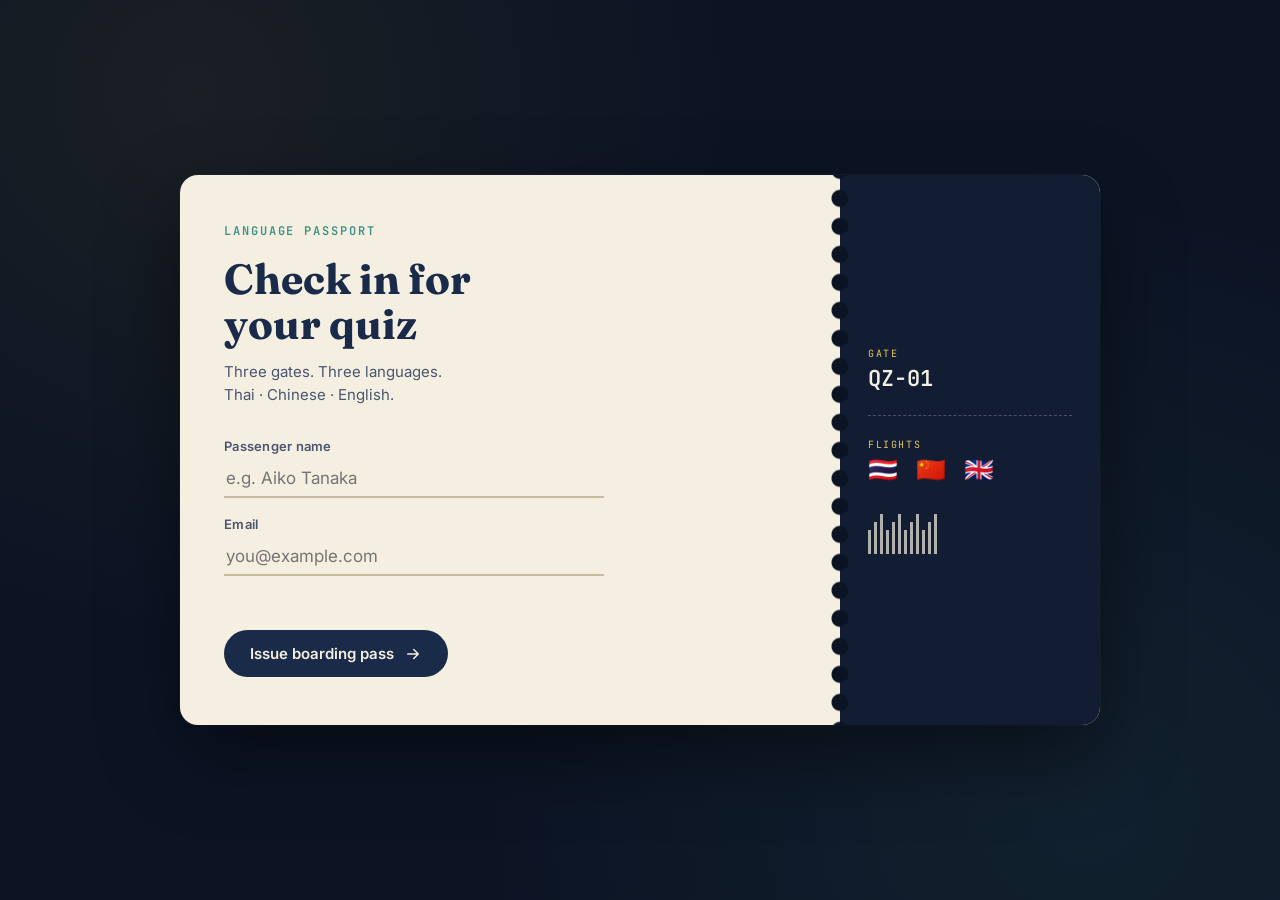
<file: index.html>
<!DOCTYPE html>
<html lang="en">

<head>
  <meta charset="UTF-8" />
  <meta name="viewport" content="width=device-width, initial-scale=1.0" />
  <title>Language Passport — Check In</title>
  <link rel="preconnect" href="https://fonts.googleapis.com">
  <link
    href="https://fonts.googleapis.com/css2?family=Fraunces:opsz,wght@9..144,400;9..144,600;9..144,700&family=Inter:wght@400;500;600;700&family=JetBrains+Mono:wght@500;600&display=swap"
    rel="stylesheet">
  <link rel="stylesheet" href="style.css" />
</head>

<body class="login-body">

  <div class="passport-stage">
    <div class="boarding-pass">
      <div class="bp-left">
        <p class="bp-eyebrow">LANGUAGE PASSPORT</p>
        <h1 class="bp-title">Check in for<br>your quiz</h1>
        <p class="bp-sub">Three gates. Three languages.<br>Thai · Chinese · English.</p>

        <form id="loginForm" class="bp-form" novalidate>
          <label class="bp-field">
            <span>Passenger name</span>
            <input type="text" id="name" name="name" placeholder="e.g. Aiko Tanaka" autocomplete="name" required />
          </label>
          <label class="bp-field">
            <span>Email</span>
            <input type="email" id="email" name="email" placeholder="you@example.com" autocomplete="email" required />
          </label>
          <p class="bp-error" id="formError" role="alert"></p>
          <button type="submit" class="bp-button" id="submitBtn">
            <span>Issue boarding pass</span>
            <svg width="18" height="18" viewBox="0 0 24 24" fill="none">
              <path d="M5 12h14M13 6l6 6-6 6" stroke="currentColor" stroke-width="2" stroke-linecap="round"
                stroke-linejoin="round" />
            </svg>
          </button>
        </form>
      </div>

      <div class="bp-stub">
        <div class="bp-stub-inner">
          <p class="bp-stub-label">GATE</p>
          <p class="bp-stub-value">QZ‑01</p>
          <div class="bp-stub-divider"></div>
          <p class="bp-stub-label">FLIGHTS</p>
          <p class="bp-stub-flags">🇹🇭 🇨🇳 🇬🇧</p>
          <div class="bp-barcode" aria-hidden="true">
            <span></span><span></span><span></span><span></span><span></span><span></span><span></span><span></span><span></span><span></span><span></span><span></span>
          </div>
        </div>
      </div>
    </div>
  </div>

  <script src="login.js"></script>
</body>

</html>
</file>
<file: style.css>
/* ============ TOKENS ============ */
:root {
  --navy-950: #0c1424;
  --navy-900: #121d34;
  --navy-800: #1a2b4a;
  --navy-700: #233a63;
  --paper: #f4efe0;
  --paper-dim: #e8e0c9;
  --ink: #1a2b4a;
  --gold: #c9a227;
  --gold-soft: #e3c85f;
  --stamp-red: #b5473a;
  --teal: #3f8f86;
  --font-display: 'Fraunces', serif;
  --font-body: 'Inter', sans-serif;
  --font-mono: 'JetBrains Mono', monospace;
}

* {
  box-sizing: border-box;
}

html,
body {
  margin: 0;
  padding: 0;
}

body {
  font-family: var(--font-body);
  color: var(--paper);
  background:
    radial-gradient(circle at 15% 10%, rgba(201, 162, 39, 0.08), transparent 40%),
    radial-gradient(circle at 85% 90%, rgba(63, 143, 134, 0.10), transparent 45%),
    var(--navy-950);
  min-height: 100vh;
}

button {
  font-family: inherit;
  cursor: pointer;
}

input {
  font-family: inherit;
}

/* ============ LOGIN PAGE ============ */
.login-body {
  display: flex;
  align-items: center;
  justify-content: center;
  padding: 24px;
}

.passport-stage {
  width: 100%;
  max-width: 920px;
}

.boarding-pass {
  display: grid;
  grid-template-columns: 1fr 260px;
  background: var(--paper);
  color: var(--ink);
  border-radius: 18px;
  overflow: hidden;
  box-shadow: 0 30px 80px rgba(0, 0, 0, 0.45), 0 0 0 1px rgba(255, 255, 255, 0.04);
  position: relative;
}

.bp-left {
  padding: 48px 44px;
  position: relative;
}

.bp-eyebrow {
  font-family: var(--font-mono);
  font-size: 12px;
  letter-spacing: .16em;
  color: var(--teal);
  margin: 0 0 18px;
  font-weight: 600;
}

.bp-title {
  font-family: var(--font-display);
  font-weight: 700;
  font-size: 42px;
  line-height: 1.08;
  margin: 0 0 14px;
  color: var(--ink);
}

.bp-sub {
  font-size: 15px;
  line-height: 1.5;
  color: #4a5670;
  margin: 0 0 32px;
}

.bp-form {
  display: flex;
  flex-direction: column;
  gap: 18px;
  max-width: 380px;
}

.bp-field {
  display: flex;
  flex-direction: column;
  gap: 6px;
  font-size: 13px;
  font-weight: 600;
  color: #4a5670;
  letter-spacing: .02em;
}

.bp-field input {
  border: none;
  border-bottom: 2px solid #c7bd9e;
  background: transparent;
  padding: 8px 2px;
  font-size: 17px;
  color: var(--ink);
  outline: none;
  transition: border-color .2s ease;
}

.bp-field input:focus {
  border-bottom-color: var(--gold);
}

.bp-field input:focus-visible {
  outline: 2px solid var(--teal);
  outline-offset: 3px;
}

.bp-error {
  min-height: 18px;
  font-size: 13px;
  color: var(--stamp-red);
  margin: 0;
  font-weight: 600;
}

.bp-button {
  display: inline-flex;
  align-items: center;
  justify-content: center;
  gap: 10px;
  background: var(--ink);
  color: var(--paper);
  border: none;
  border-radius: 999px;
  padding: 14px 26px;
  font-size: 15px;
  font-weight: 600;
  width: fit-content;
  transition: transform .15s ease, background .2s ease;
}

.bp-button:hover {
  background: var(--navy-700);
  transform: translateY(-1px);
}

.bp-button:active {
  transform: translateY(0);
}

.bp-button:focus-visible {
  outline: 2px solid var(--teal);
  outline-offset: 3px;
}

.bp-button:disabled {
  opacity: .6;
  cursor: progress;
}

.bp-stub {
  background: var(--navy-900);
  color: var(--paper);
  position: relative;
  display: flex;
  align-items: center;
}

.bp-stub::before {
  content: "";
  position: absolute;
  left: -14px;
  top: 0;
  bottom: 0;
  width: 28px;
  background-image: radial-gradient(circle, var(--navy-950) 8px, transparent 9px);
  background-size: 28px 28px;
  background-position: center;
}

.bp-stub-inner {
  padding: 40px 28px;
  width: 100%;
}

.bp-stub-label {
  font-family: var(--font-mono);
  font-size: 10px;
  letter-spacing: .16em;
  color: var(--gold-soft);
  margin: 0 0 4px;
}

.bp-stub-value {
  font-family: var(--font-mono);
  font-size: 22px;
  font-weight: 600;
  margin: 0 0 22px;
  color: var(--paper);
}

.bp-stub-divider {
  border-top: 1px dashed rgba(244, 239, 224, 0.25);
  margin: 0 0 22px;
}

.bp-stub-flags {
  font-size: 24px;
  letter-spacing: 6px;
  margin: 0 0 30px;
}

.bp-barcode {
  display: flex;
  gap: 3px;
  align-items: flex-end;
  height: 40px;
}

.bp-barcode span {
  display: block;
  width: 3px;
  background: var(--paper);
  opacity: .7;
}

.bp-barcode span:nth-child(3n) {
  height: 100%;
}

.bp-barcode span:nth-child(3n+1) {
  height: 60%;
}

.bp-barcode span:nth-child(3n+2) {
  height: 80%;
}

@media (max-width:720px) {
  .boarding-pass {
    grid-template-columns: 1fr;
  }

  .bp-stub::before {
    display: none;
  }

  .bp-left {
    padding: 36px 28px;
  }

  .bp-title {
    font-size: 32px;
  }
}

/* ============ QUIZ PAGE ============ */
.quiz-body {
  min-height: 100vh;
  display: flex;
  flex-direction: column;
}

.topbar {
  display: flex;
  align-items: center;
  justify-content: space-between;
  padding: 22px 40px;
  border-bottom: 1px solid rgba(244, 239, 224, 0.1);
}

.topbar-id {
  display: flex;
  flex-direction: column;
}

.topbar-eyebrow {
  font-family: var(--font-mono);
  font-size: 10px;
  letter-spacing: .16em;
  color: var(--teal);
}

.topbar-name {
  font-family: var(--font-display);
  font-size: 20px;
  font-weight: 600;
}

.stamps {
  display: flex;
  gap: 10px;
}

.stamp {
  color: #fff;
  width: 38px;
  height: 38px;
  border-radius: 50%;
  display: flex;
  align-items: center;
  justify-content: center;
  font-size: 17px;
  background: var(--navy-900);
  border: 1.5px solid rgba(244, 239, 224, 0.15);
  opacity: 1;
  filter: none;
  transition: opacity .3s ease, filter .3s ease, transform .3s ease;
}

.stamp.done {
  opacity: 1;
  filter: none;
  transform: scale(1.08);
  border-color: var(--gold);
}

.exit-btn {
  display: inline-flex;
  align-items: center;
  gap: 8px;
  background: transparent;
  border: 1.5px solid rgba(181, 71, 58, 0.5);
  color: #e79c93;
  border-radius: 999px;
  padding: 9px 18px;
  font-size: 13px;
  font-weight: 600;
  transition: background .18s ease, border-color .18s ease, color .18s ease;
}

.exit-btn:hover {
  background: rgba(181, 71, 58, 0.15);
  border-color: var(--stamp-red);
  color: var(--paper);
}

.exit-btn:focus-visible {
  outline: 2px solid var(--teal);
  outline-offset: 3px;
}

.exit-overlay {
  position: fixed;
  inset: 0;
  background: rgba(12, 20, 36, 0.72);
  backdrop-filter: blur(3px);
  display: flex;
  align-items: center;
  justify-content: center;
  padding: 24px;
  z-index: 50;
}

.exit-modal {
  width: 100%;
  max-width: 420px;
  background: var(--navy-900);
  border: 1px solid var(--navy-700);
  border-radius: 16px;
  padding: 32px;
  box-shadow: 0 30px 80px rgba(0, 0, 0, 0.5);
}

.exit-title {
  font-family: var(--font-display);
  font-size: 26px;
  font-weight: 700;
  margin: 0 0 12px;
}

.exit-copy {
  font-size: 14px;
  line-height: 1.55;
  color: #9fb0c9;
  margin: 0 0 28px;
}

.exit-actions {
  display: flex;
  align-items: center;
  justify-content: flex-end;
  gap: 22px;
}

.exit-confirm {
  background: var(--stamp-red);
}

.exit-confirm:hover {
  background: #9c3b30;
}

.stage {
  flex: 1;
  display: flex;
  align-items: center;
  justify-content: center;
  padding: 32px;
}

.panel {
  width: 100%;
  max-width: 640px;
}

.hidden {
  display: none !important;
}

.section-eyebrow {
  font-family: var(--font-mono);
  font-size: 12px;
  letter-spacing: .16em;
  color: var(--gold-soft);
  margin: 0 0 10px;
  font-weight: 600;
}

.section-title {
  font-family: var(--font-display);
  font-size: 34px;
  font-weight: 700;
  margin: 0 0 30px;
}

/* gate select */
.gate-grid {
  display: grid;
  grid-template-columns: repeat(3, 1fr);
  gap: 16px;
}

.gate-card {
  background: var(--navy-900);
  border: 1.5px solid var(--navy-700);
  border-radius: 14px;
  padding: 26px 18px;
  display: flex;
  flex-direction: column;
  align-items: center;
  gap: 10px;
  text-align: center;
  transition: transform .18s ease, border-color .18s ease, background .18s ease;
}

.gate-card:hover {
  transform: translateY(-4px);
  border-color: var(--gold);
  background: var(--navy-800);
}

.gate-card:focus-visible {
  outline: 2px solid var(--teal);
  outline-offset: 3px;
}

.gate-flag {
  font-size: 34px;
}

.gate-label {
  font-family: var(--font-display);
  font-weight: 600;
  font-size: 18px;
}

.gate-native {
  font-size: 13px;
  color: #9fb0c9;
}

@media (max-width:560px) {
  .gate-grid {
    grid-template-columns: 1fr;
  }
}

/* quiz panel */
.quiz-head {
  margin-bottom: 26px;
}

.progress-track {
  display: flex;
  gap: 6px;
  margin-top: 10px;
}

.progress-dot {
  flex: 1;
  height: 5px;
  border-radius: 3px;
  background: var(--navy-700);
  transition: background .25s ease;
}

.progress-dot.filled {
  background: var(--gold);
}

.quiz-question {
  font-family: var(--font-display);
  font-size: 28px;
  font-weight: 600;
  margin: 0 0 26px;
  line-height: 1.35;
}

.options {
  display: flex;
  flex-direction: column;
  gap: 12px;
  margin-bottom: 26px;
}

.option-btn {
  text-align: left;
  background: var(--navy-900);
  border: 1.5px solid var(--navy-700);
  color: var(--paper);
  border-radius: 12px;
  padding: 16px 18px;
  font-size: 16px;
  display: flex;
  align-items: center;
  gap: 12px;
  transition: border-color .15s ease, background .15s ease, transform .1s ease;
}

.option-btn:hover {
  border-color: var(--gold);
  transform: translateX(3px);
}

.option-btn:focus-visible {
  outline: 2px solid var(--teal);
  outline-offset: 2px;
}

.option-btn .opt-letter {
  font-family: var(--font-mono);
  font-size: 12px;
  color: var(--gold-soft);
  border: 1px solid var(--gold-soft);
  border-radius: 50%;
  width: 22px;
  height: 22px;
  display: flex;
  align-items: center;
  justify-content: center;
  flex-shrink: 0;
}

.option-btn.correct {
  border-color: var(--teal);
  background: rgba(63, 143, 134, 0.15);
}

.option-btn.wrong {
  border-color: var(--stamp-red);
  background: rgba(181, 71, 58, 0.15);
}

.option-btn:disabled {
  cursor: default;
}

.quiz-nav {
  display: flex;
  align-items: center;
  justify-content: space-between;
}

.ghost-btn {
  background: transparent;
  border: none;
  color: #9fb0c9;
  font-size: 14px;
  font-weight: 600;
  padding: 6px 0;
}

.ghost-btn:hover {
  color: var(--paper);
}

.quiz-count {
  font-family: var(--font-mono);
  font-size: 13px;
  color: #9fb0c9;
}

/* results panel */
.score-ring-wrap {
  position: relative;
  width: 140px;
  height: 140px;
  margin: 0 auto 30px;
}

.score-ring {
  width: 140px;
  height: 140px;
  transform: rotate(-90deg);
}

.ring-bg {
  fill: none;
  stroke: var(--navy-700);
  stroke-width: 10;
}

.ring-fg {
  fill: none;
  stroke: var(--gold);
  stroke-width: 10;
  stroke-linecap: round;
  stroke-dasharray: 377;
  stroke-dashoffset: 377;
  transition: stroke-dashoffset 1s ease;
}

.score-ring-label {
  position: absolute;
  inset: 0;
  display: flex;
  align-items: center;
  justify-content: center;
  gap: 2px;
  font-family: var(--font-display);
  flex-direction:column;
  text-align:center;
}

#scoreValue {
  font-size: 36px;
  font-weight: 700;
}

.score-total {
  font-size: 16px;
  color: #9fb0c9;
}

.results-list {
  display: flex;
  flex-direction: column;
  gap: 10px;
  margin-bottom: 30px;
}

.result-row {
  display: flex;
  align-items: center;
  gap: 12px;
  padding: 12px 16px;
  border-radius: 10px;
  background: var(--navy-900);
  border: 1px solid var(--navy-700);
  font-size: 14px;
}

.result-row .r-icon {
  font-size: 16px;
}

.result-row.correct {
  border-color: var(--teal);
}

.result-row.wrong {
  border-color: var(--stamp-red);
}

.results-actions {
  display: flex;
  justify-content: center;
}

@media (max-width:600px) {
  .topbar {
    padding: 18px 20px;
  }

  .section-title {
    font-size: 26px;
  }

  .quiz-question {
    font-size: 22px;
  }
}
</file>
